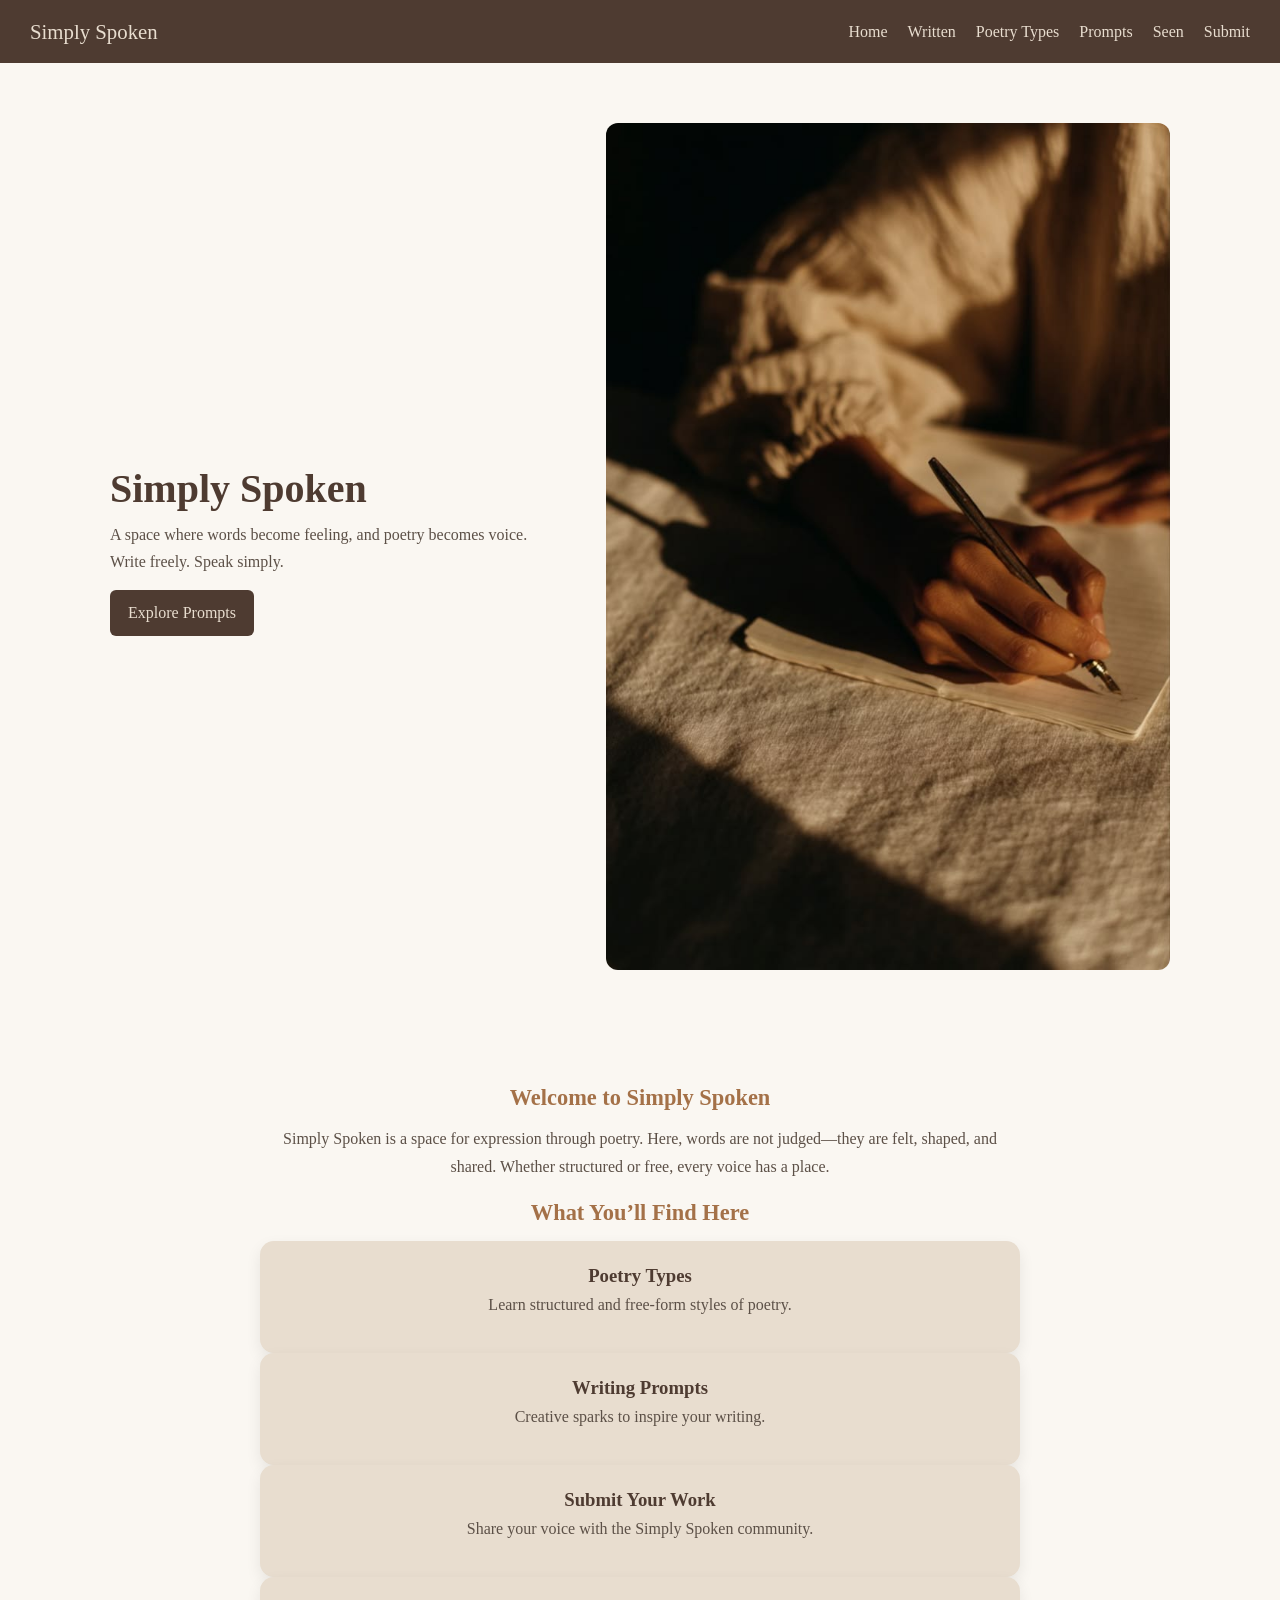
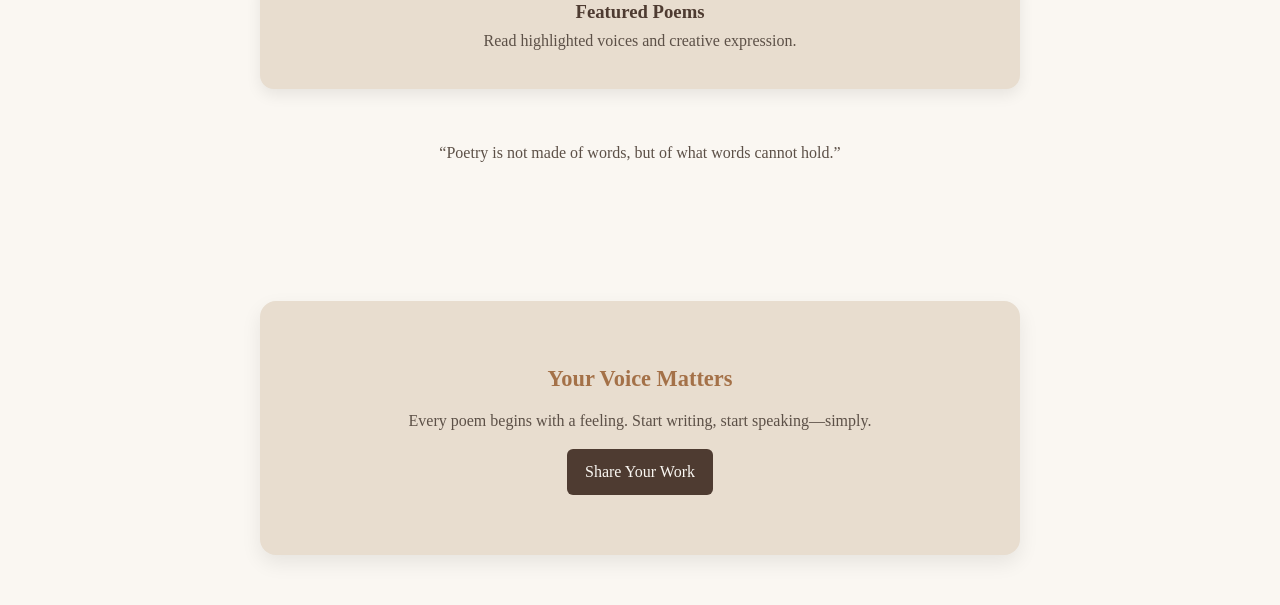
<file: index.html>
<!DOCTYPE html>
<html lang="en">
<head>
  <meta charset="UTF-8">
  <title>Simply Spoken</title>
  <link rel="stylesheet" href="style.css">
</head>

<body>

  <!-- NAVIGATION -->
  <nav class="navbar">
    <div class="logo">Simply Spoken</div>

    <ul class="nav-links">
      <li><a href="index.html">Home</a></li>
      <li><a href="written.html">Written</a></li>
      <li><a href="poetry.html">Poetry Types</a></li>
      <li><a href="prompts.html">Prompts</a></li>
      <li><a href="seen.html">Seen</a></li>
      <li><a href="forms.html">Submit</a></li>
    </ul>
  </nav>

  <!-- HERO SECTION -->
  <section class="hero">

    <div class="hero-text">
      <h1>Simply Spoken</h1>
      <p>
        A space where words become feeling, and poetry becomes voice.
        Write freely. Speak simply.
      </p>

      <a href="prompts.html" class="hero-btn">Explore Prompts</a>
    </div>

    <div class="hero-image">
      <img src="images/home.jpg" alt="Poetry aesthetic image">
    </div>

  </section>
<section class="intro">
  <h2>Welcome to Simply Spoken</h2>

  <p>
    Simply Spoken is a space for expression through poetry.
    Here, words are not judged—they are felt, shaped, and shared.
    Whether structured or free, every voice has a place.
  </p>
  <!-- FEATURE SECTION -->
  <section class="feature-section">

    <h2>What You’ll Find Here</h2>

    <div class="feature-grid">

      <div class="feature-card">
        <h3>Poetry Types</h3>
        <p>Learn structured and free-form styles of poetry.</p>
      </div>

      <div class="feature-card">
        <h3>Writing Prompts</h3>
        <p>Creative sparks to inspire your writing.</p>
      </div>

      <div class="feature-card">
        <h3>Submit Your Work</h3>
        <p>Share your voice with the Simply Spoken community.</p>
      </div>

      <div class="feature-card">
        <h3>Featured Poems</h3>
        <p>Read highlighted voices and creative expression.</p>
      </div>

    </div>

  </section>

  <!-- QUOTE SECTION -->
  <section class="quote">
    <p>
      “Poetry is not made of words, but of what words cannot hold.”
    </p>
  </section>
<section class="outro">
  <h2>Your Voice Matters</h2>

  <p>
    Every poem begins with a feeling.  
    Start writing, start speaking—simply.
  </p>

  <a href="forms.html" class="cta-btn">Share Your Work</a>
</section>
</body>
</html>
</file>
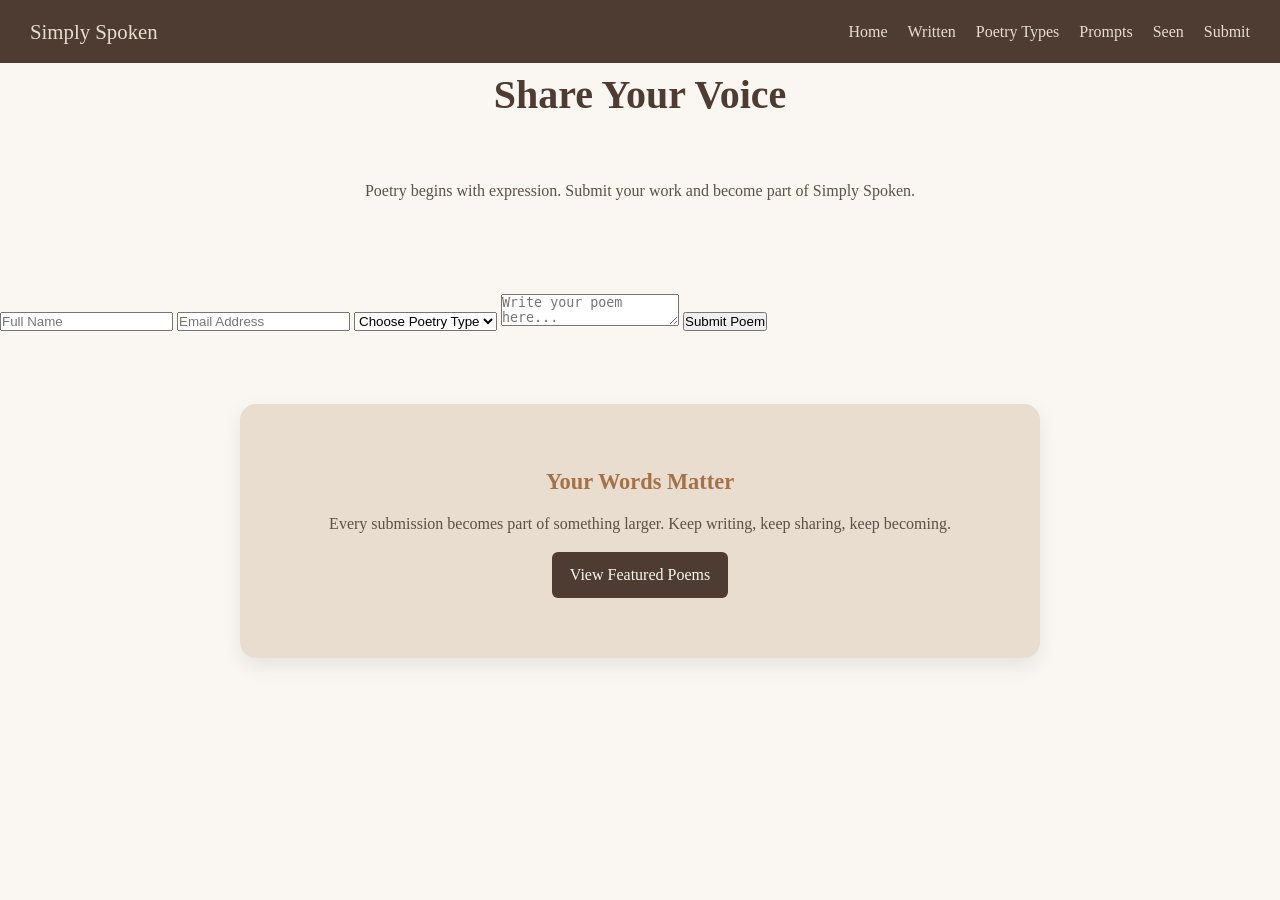
<file: forms.html>
<!DOCTYPE html>
<html lang="en">
<head>
  <meta charset="UTF-8">
  <title>Simply Spoken - Submit Form</title>
  <link rel="stylesheet" href="style.css">
</head>

<body>

  <!-- NAVIGATION (FIXED POSITION) -->
  <nav class="navbar">
    <div class="logo">Simply Spoken</div>

    <ul class="nav-links">
      <li><a href="index.html">Home</a></li>
      <li><a href="written.html">Written</a></li>
      <li><a href="poetry.html">Poetry Types</a></li>
      <li><a href="prompts.html">Prompts</a></li>
      <li><a href="seen.html">Seen</a></li>
      <li><a href="forms.html">Submit</a></li>
    </ul>
  </nav>

  <!-- MAIN PAGE WRAPPER -->
  <main class="form-page">

    <!-- INTRO -->
    <header class="page-header">
      <h1>Share Your Voice</h1>
      <p class="intro">
        Poetry begins with expression.  
        Submit your work and become part of Simply Spoken.
      </p>
    </header>

    <!-- FORM -->
    <form class="poetry-form">

      <input type="text" placeholder="Full Name" required>

      <input type="email" placeholder="Email Address" required>

      <select required>
        <option value="">Choose Poetry Type</option>
        <option>Haiku</option>
        <option>Sonnet</option>
        <option>Free Verse</option>
        <option>Limerick</option> 
        <option>Others</option>
      </select>

      <textarea placeholder="Write your poem here..." required></textarea>

      <button type="submit">Submit Poem</button>

    </form>

    <!-- OUTRO (EVERY PAGE STYLE) -->
    <section class="outro">

      <h2>Your Words Matter</h2>

      <p>
        Every submission becomes part of something larger.  
        Keep writing, keep sharing, keep becoming.
      </p>

      <a href="seen.html" class="cta-btn">View Featured Poems</a>

    </section>

  </main>

</body>
</html>
</file>
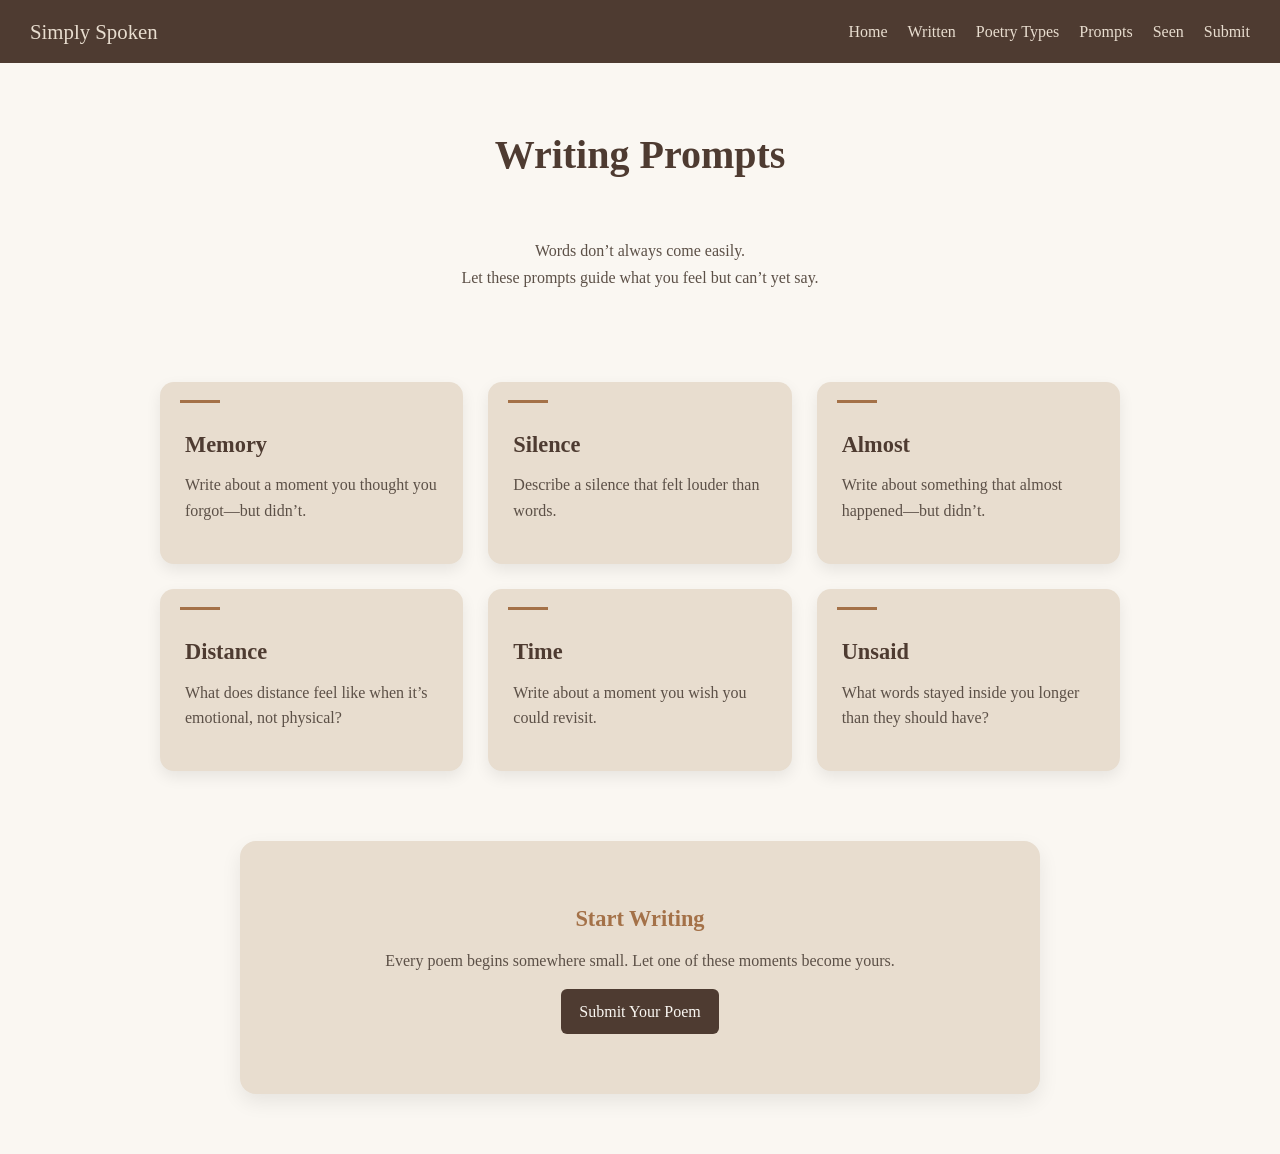
<file: prompts.html>
<!DOCTYPE html>
<html lang="en">
<head>
  <meta charset="UTF-8">
  <meta name="viewport" content="width=device-width, initial-scale=1.0">
  <title>Simply Spoken - Prompts</title>

  <link href="https://fonts.googleapis.com/css2?family=Playfair+Display&display=swap" rel="stylesheet">
  <link rel="stylesheet" href="style.css">
</head>

<body>

  <!-- NAV -->
  <nav class="navbar">
    <div class="logo">Simply Spoken</div>

    <ul class="nav-links">
      <li><a href="index.html">Home</a></li>
      <li><a href="written.html">Written</a></li>
      <li><a href="poetry.html">Poetry Types</a></li>
      <li><a href="prompts.html">Prompts</a></li>
            <li><a href="seen.html">Seen</a></li>
            <li><a href="forms.html">Submit</a></li>
    </ul>
  </nav>

  <!-- PAGE WRAPPER -->
  <main class="prompts-page">

    <!-- HEADER -->
    <header class="page-header">
      <h1>Writing Prompts</h1>

      <p class="intro">
        Words don’t always come easily.<br>
        Let these prompts guide what you feel but can’t yet say.
      </p>
    </header>

    <!-- PROMPT GRID -->
    <section class="prompt-grid">

      <div class="prompt-card">
        <h2>Memory</h2>
        <p>Write about a moment you thought you forgot—but didn’t.</p>
      </div>

      <div class="prompt-card">
        <h2>Silence</h2>
        <p>Describe a silence that felt louder than words.</p>
      </div>

      <div class="prompt-card">
        <h2>Almost</h2>
        <p>Write about something that almost happened—but didn’t.</p>
      </div>

      <div class="prompt-card">
        <h2>Distance</h2>
        <p>What does distance feel like when it’s emotional, not physical?</p>
      </div>

      <div class="prompt-card">
        <h2>Time</h2>
        <p>Write about a moment you wish you could revisit.</p>
      </div>

      <div class="prompt-card">
        <h2>Unsaid</h2>
        <p>What words stayed inside you longer than they should have?</p>
      </div>

    </section>

    <!-- OUTRO -->
    <section class="outro">

      <h2>Start Writing</h2>

      <p>
        Every poem begins somewhere small.
        Let one of these moments become yours.
      </p>

      <a href="forms.html" class="cta-btn">Submit Your Poem</a>

    </section>

  </main>

</body>
</html>
</file>
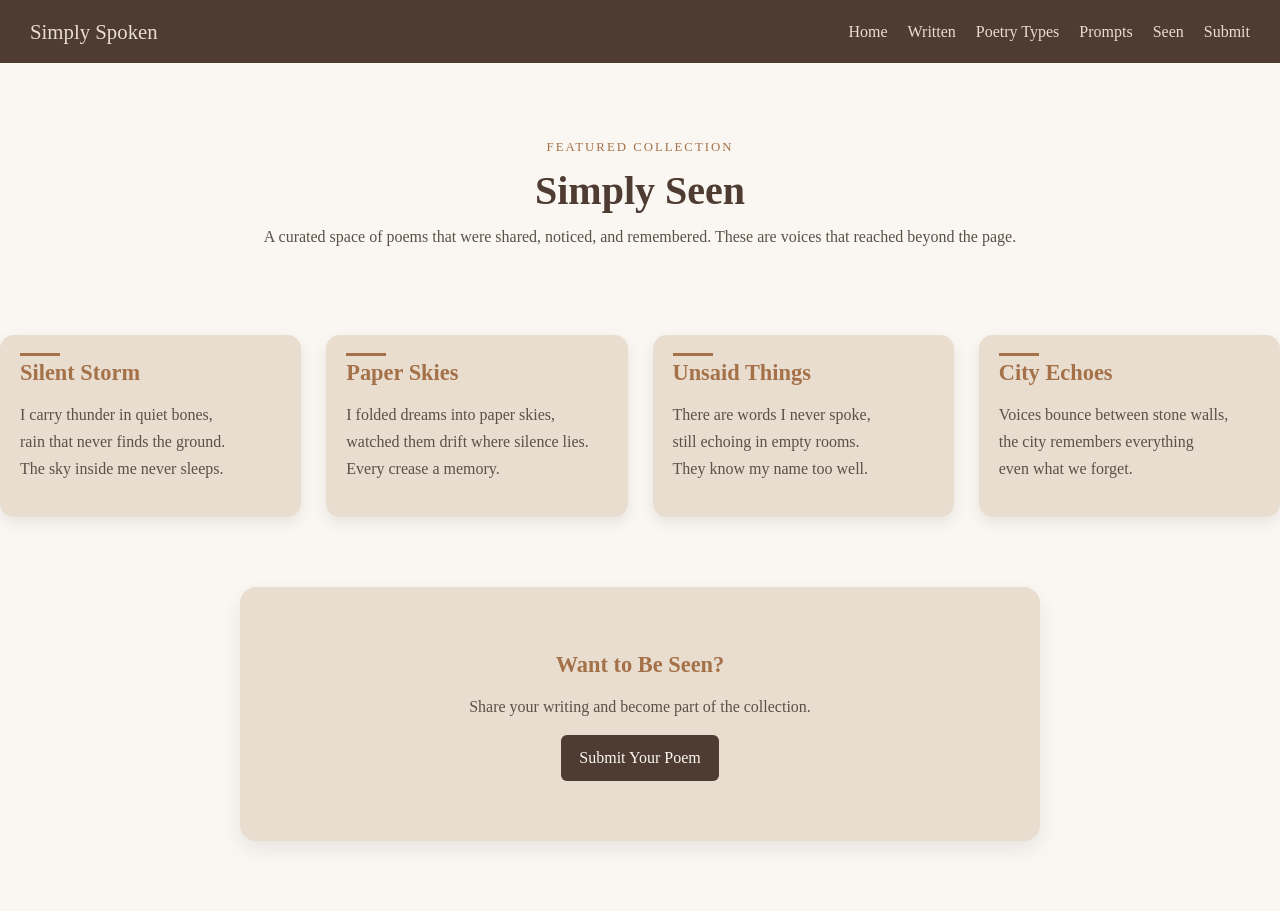
<file: seen.html>
<!DOCTYPE html>
<html lang="en">
<head>
  <meta charset="UTF-8">
  <meta name="viewport" content="width=device-width, initial-scale=1.0">
  <title>Simply Spoken - Seen</title>

  <!-- Font -->
  <link href="https://fonts.googleapis.com/css2?family=Playfair+Display&display=swap" rel="stylesheet">

  <!-- CSS -->
  <link rel="stylesheet" href="style.css">
</head>

<body>

  <!-- NAV -->
  <nav class="navbar">
    <div class="logo">Simply Spoken</div>

    <ul class="nav-links">
      <li><a href="index.html">Home</a></li>
      <li><a href="written.html">Written</a></li>
      <li><a href="poetry.html">Poetry Types</a></li>
      <li><a href="prompts.html">Prompts</a></li>
            <li><a href="seen.html">Seen</a></li>

            <li><a href="forms.html">Submit</a></li>
    </ul>
  </nav>

  <!-- INTRO -->
  <header class="seen-hero">
    <span class="tag">Featured Collection</span>

    <h1>Simply Seen</h1>

    <p>
      A curated space of poems that were shared, noticed, and remembered.
      These are voices that reached beyond the page.
    </p>
  </header>

  <!-- GALLERY -->
  <main class="seen-grid">

    <article class="seen-card">
      <h2>Silent Storm</h2>
      <p>
        I carry thunder in quiet bones,<br>
        rain that never finds the ground.<br>
        The sky inside me never sleeps.
      </p>
    </article>

    <article class="seen-card">
      <h2>Paper Skies</h2>
      <p>
        I folded dreams into paper skies,<br>
        watched them drift where silence lies.<br>
        Every crease a memory.
      </p>
    </article>

    <article class="seen-card">
      <h2>Unsaid Things</h2>
      <p>
        There are words I never spoke,<br>
        still echoing in empty rooms.<br>
        They know my name too well.
      </p>
    </article>

    <article class="seen-card">
      <h2>City Echoes</h2>
      <p>
        Voices bounce between stone walls,<br>
        the city remembers everything<br>
        even what we forget.
      </p>
    </article>

  </main>

  <!-- OUTRO -->
  <section class="seen-outro">
    <h2>Want to Be Seen?</h2>

    <p>
      Share your writing and become part of the collection.
    </p>

    <a href="forms.html" class="cta-btn">Submit Your Poem</a>
  </section>

</body>
</html>
</file>
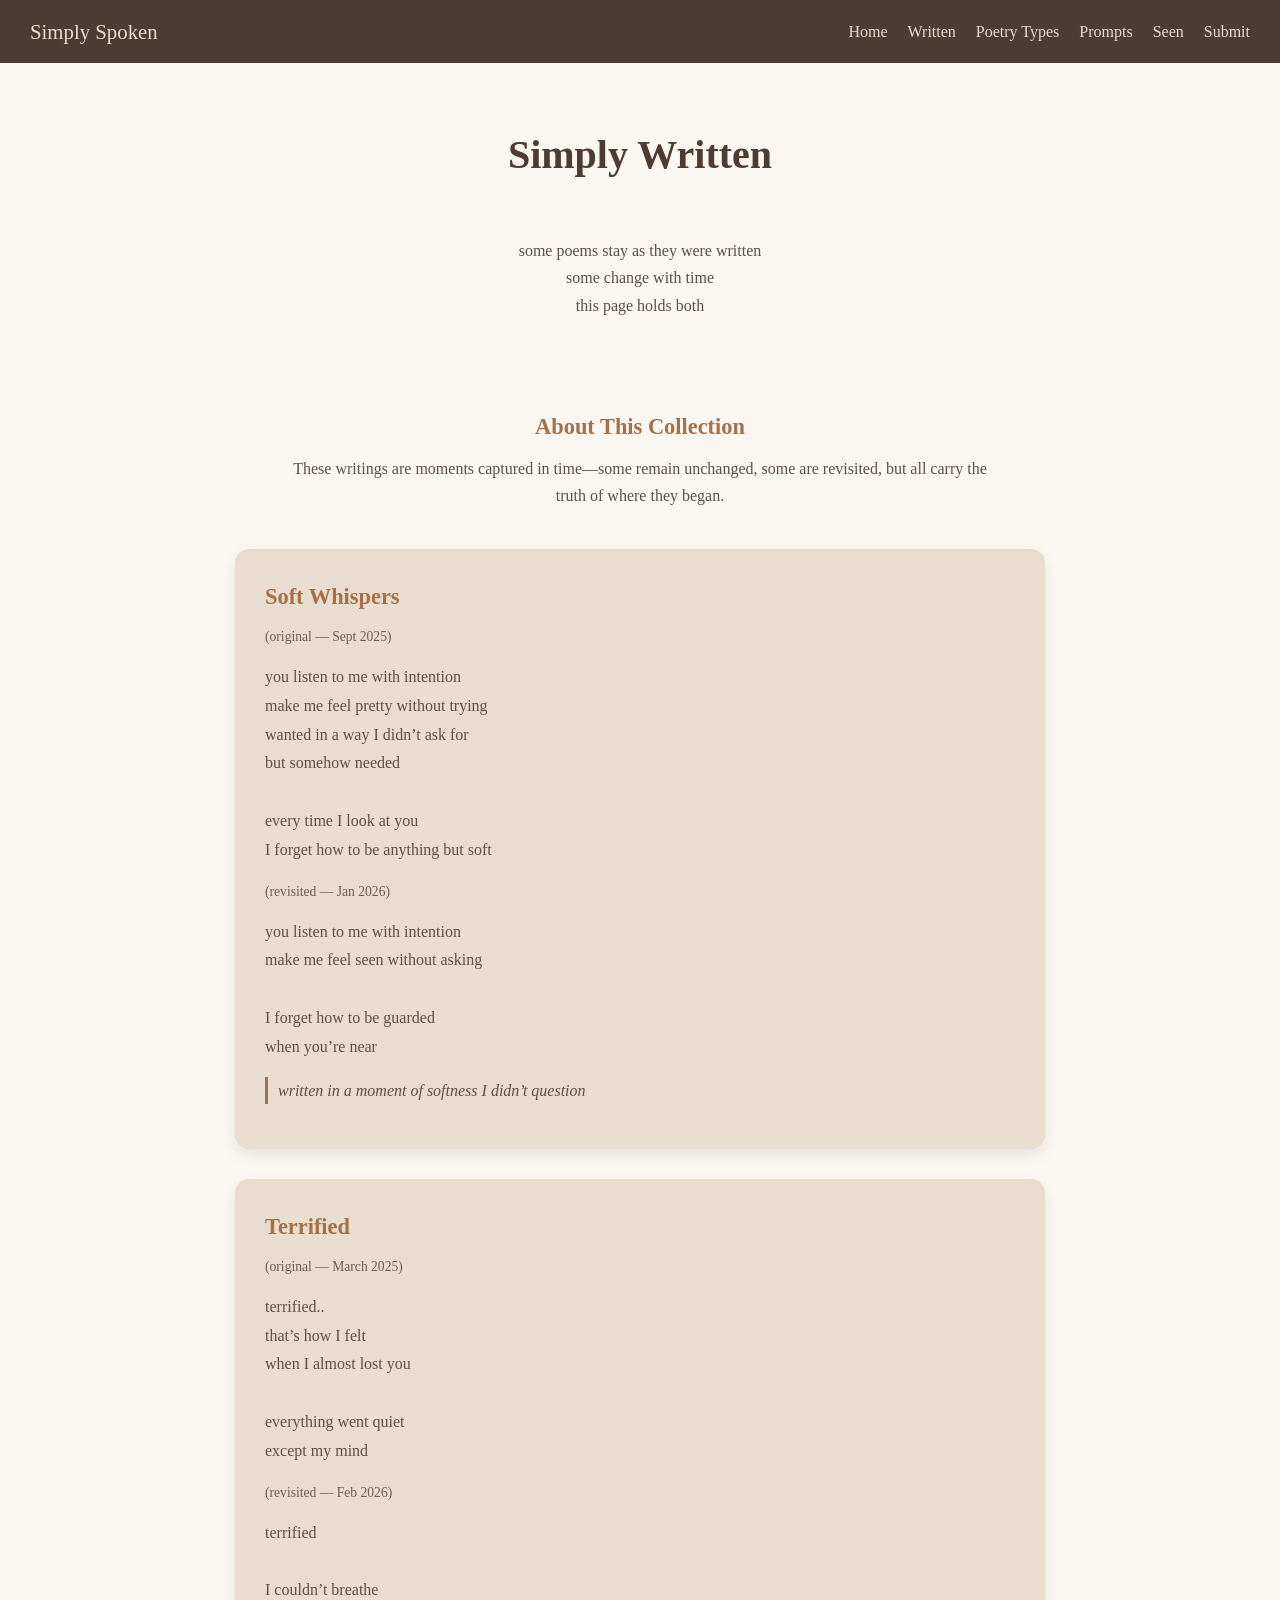
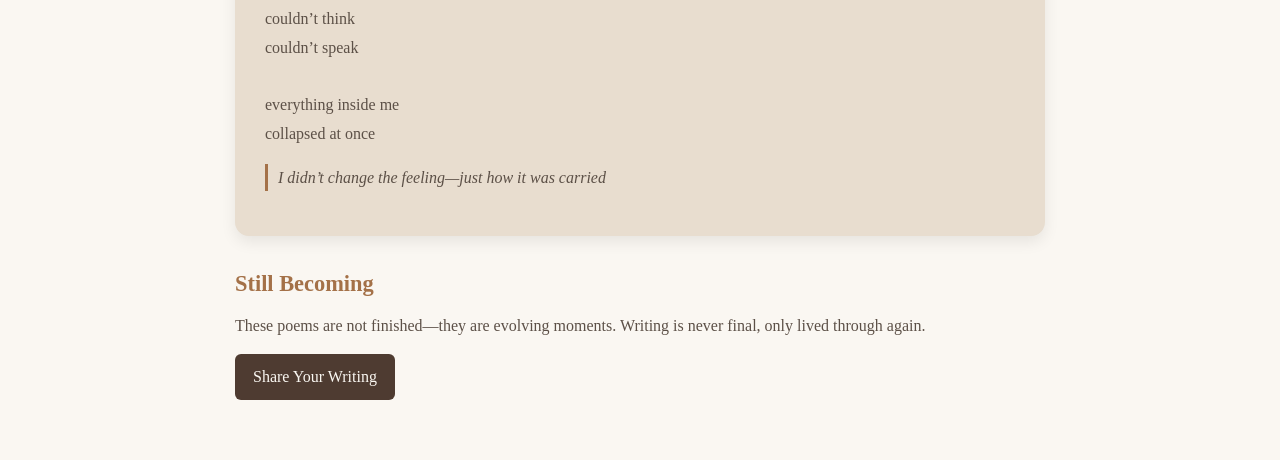
<file: written.html>
<!DOCTYPE html>
<html lang="en">
<head>
  <meta charset="UTF-8">
  <meta name="viewport" content="width=device-width, initial-scale=1.0">
  <title>Simply Spoken - Written</title>

  <link href="https://fonts.googleapis.com/css2?family=Playfair+Display&display=swap" rel="stylesheet">
  <link rel="stylesheet" href="style.css">
</head>

<body>

  <!-- NAV -->
  <nav class="navbar">
    <div class="logo">Simply Spoken</div>

    <ul class="nav-links">
      <li><a href="index.html">Home</a></li>
      <li><a href="written.html">Written</a></li>
      <li><a href="poetry.html">Poetry Types</a></li>
      <li><a href="prompts.html">Prompts</a></li>
        <li><a href="seen.html">Seen</a></li>
        <li><a href="forms.html">Submit</a></li>
    </ul>
  </nav>

  <!-- PAGE WRAPPER -->
  <main class="written-page">

    <!-- HEADER -->
    <header class="page-header">
      <h1>Simply Written</h1>

      <p class="intro">
        some poems stay as they were written<br>
        some change with time<br>
        this page holds both
      </p>
    </header>

    <!-- INTRO SECTION -->
    <section class="written-intro">
      <h2>About This Collection</h2>

      <p>
        These writings are moments captured in time—some remain unchanged,
        some are revisited, but all carry the truth of where they began.
      </p>
    </section>

    <!-- POEM 1 -->
    <section class="poem-block">
      <h2>Soft Whispers</h2>

      <p class="date">(original — Sept 2025)</p>

      <p class="poem">
        you listen to me with intention<br>
        make me feel pretty without trying<br>
        wanted in a way I didn’t ask for<br>
        but somehow needed<br><br>

        every time I look at you<br>
        I forget how to be anything but soft
      </p>

      <p class="date">(revisited — Jan 2026)</p>

      <p class="poem">
        you listen to me with intention<br>
        make me feel seen without asking<br><br>

        I forget how to be guarded<br>
        when you’re near
      </p>

      <p class="note">written in a moment of softness I didn’t question</p>
    </section>

    <!-- POEM 2 -->
    <section class="poem-block">
      <h2>Terrified</h2>

      <p class="date">(original — March 2025)</p>

      <p class="poem">
        terrified..<br>
        that’s how I felt<br>
        when I almost lost you<br><br>

        everything went quiet<br>
        except my mind
      </p>

      <p class="date">(revisited — Feb 2026)</p>

      <p class="poem">
        terrified<br><br>

        I couldn’t breathe<br>
        couldn’t think<br>
        couldn’t speak<br><br>

        everything inside me<br>
        collapsed at once
      </p>

      <p class="note">I didn’t change the feeling—just how it was carried</p>
    </section>

    <!-- OUTRO -->
    <section class="written-outro">

      <h2>Still Becoming</h2>

      <p>
        These poems are not finished—they are evolving moments.
        Writing is never final, only lived through again.
      </p>

      <a href="forms.html" class="cta-btn">Share Your Writing</a>

    </section>

  </main>

</body>
</html>
</file>
<file: style.css>
/* =========================
   GLOBAL RESET
========================= */
* {
  margin: 0;
  padding: 0;
  box-sizing: border-box;
}

/* =========================
   BODY + BASE
========================= */
body {
  font-family: Georgia, serif;
  background-color: #FAF7F2;
  color: #4E3B31;
  line-height: 1.6;
}

/* =========================
   NAVBAR
========================= */
.navbar {
  background: #4E3B31;
  padding: 15px 30px;
  display: flex;
  justify-content: space-between;
  align-items: center;
}

.logo {
  color: #E8DDCF;
  font-size: 1.3rem;
}

.nav-links {
  list-style: none;
  display: flex;
  gap: 20px;
}

.nav-links a {
  color: #E8DDCF;
  text-decoration: none;
  transition: 0.3s;
}

.nav-links a:hover {
  color: #A3B18A;
}

/* =========================
   TYPOGRAPHY
========================= */
h1 {
  font-size: 2.5rem;
  color: #4E3B31;
}

h2 {
  font-size: 1.4rem;
  color: #A47148;
  margin-bottom: 10px;
}

p {
  color: #5C5047;
  margin-bottom: 15px;
  line-height: 1.7;
}

/* =========================
   BASE IMAGE STYLE
========================= */
img {
  max-width: 100%;
  height: auto;
  border-radius: 12px;
  display: block;
}

/* =========================
   GRID SYSTEM
========================= */
.grid,
.seen-grid {
  display: grid;
  grid-template-columns: repeat(auto-fit, minmax(240px, 1fr));
  gap: 25px;
  margin-top: 30px;
}

/* =========================
   CARDS (GLOBAL)
========================= */
.card,
.seen-card,
.feature-card {
  background: #E8DDCF;
  padding: 20px;
  border-radius: 14px;
  box-shadow: 0 6px 15px rgba(0,0,0,0.08);
  transition: 0.3s ease;
}

.card:hover,
.seen-card:hover,
.feature-card:hover {
  transform: translateY(-6px);
}

/* =========================
   HERO (HOME)
========================= */
.hero {
  display: flex;
  justify-content: space-between;
  align-items: center;
  max-width: 1100px;
  margin: auto;
  padding: 60px 20px;
  gap: 40px;
}

.hero-btn {
  display: inline-block;
  padding: 10px 18px;
  background: #4E3B31;
  color: #E8DDCF;
  border-radius: 6px;
  text-decoration: none;
}

.hero-btn:hover {
  background: #A47148;
}

/* =========================
   GLOBAL INTRO / OUTRO
========================= */
.page-intro,
.quote,
.intro {
  text-align: center;
  max-width: 800px;
  margin: auto;
  padding: 50px 20px;
}

.outro {
  text-align: center;
  margin: 70px auto 0;
  padding: 60px 25px;

  background: #E8DDCF;
  border-radius: 16px;
  max-width: 800px;

  box-shadow: 0 8px 20px rgba(0,0,0,0.08);
}

.cta-btn {
  display: inline-block;
  padding: 10px 18px;
  background: #4E3B31;
  color: #FAF7F2;
  border-radius: 6px;
  text-decoration: none;
}

.cta-btn:hover {
  background: #A47148;
}

/* =========================
   WRITTEN PAGE
========================= */
.written-page {
  max-width: 850px;
  margin: auto;
  padding: 60px 20px;
}

.page-header {
  text-align: center;
  margin-bottom: 40px;
}

.written-intro {
  text-align: center;
  max-width: 700px;
  margin: 40px auto;
}

.poem-block {
  background: #E8DDCF;
  padding: 30px;
  border-radius: 14px;
  margin-bottom: 30px;
  box-shadow: 0 6px 15px rgba(0,0,0,0.08);
}

.poem {
  line-height: 1.8;
}

.date {
  font-size: 0.85rem;
  color: #6b5d54;
}

.note {
  font-style: italic;
  border-left: 3px solid #A47148;
  padding-left: 10px;
}

/* =========================
   SEEN PAGE
========================= */
.seen-hero {
  text-align: center;
  padding: 70px 20px 40px;
}

.tag {
  font-size: 0.8rem;
  letter-spacing: 2px;
  color: #A47148;
  text-transform: uppercase;
}

.seen-card {
  position: relative;
}

.seen-card::before {
  content: "";
  position: absolute;
  top: 18px;
  left: 20px;
  width: 40px;
  height: 3px;
  background: #A47148;
}

.seen-outro {
  text-align: center;
  margin: 70px auto;
  padding: 60px 25px;

  background: #E8DDCF;
  border-radius: 16px;
  max-width: 800px;

  box-shadow: 0 8px 20px rgba(0,0,0,0.08);
}

/* =========================
   PROMPTS PAGE
========================= */
.prompts-page {
  max-width: 1000px;
  margin: auto;
  padding: 60px 20px;
  text-align: center;
}

.prompt-grid {
  display: grid;
  grid-template-columns: repeat(auto-fit, minmax(240px, 1fr));
  gap: 25px;
  margin-top: 40px;
}

.prompt-card {
  background: #E8DDCF;
  padding: 25px;
  border-radius: 14px;
  box-shadow: 0 6px 15px rgba(0,0,0,0.08);
  transition: 0.3s ease;
  text-align: left;
  position: relative;
}

.prompt-card:hover {
  transform: translateY(-6px);
}

.prompt-card::before {
  content: "";
  position: absolute;
  top: 18px;
  left: 20px;
  width: 40px;
  height: 3px;
  background: #A47148;
}

.prompt-card h2 {
  margin-top: 20px;
  color: #4E3B31;
}

.prompt-card p {
  color: #5C5047;
  line-height: 1.6;
  margin-top: 10px;
}

/* =========================
   POETRY TYPES PAGE
========================= */
.poetry-list {
  max-width: 1000px;
  margin: auto;
  padding: 20px;
  display: flex;
  flex-direction: column;
  gap: 40px;
}

.poetry-row {
  display: flex;
  align-items: center;
  gap: 25px;

  background: #E8DDCF;
  padding: 20px;
  border-radius: 14px;

  box-shadow: 0 6px 15px rgba(0,0,0,0.08);
}

.poetry-row img {
  width: 220px;
  height: 160px;
  object-fit: cover;
  border-radius: 12px;
}

.poetry-text {
  flex: 1;
}

.poetry-text h2 {
  font-family: "Playfair Display", serif;
}

/* =========================
   MOBILE
========================= */
@media (max-width: 700px) {
  .poetry-row {
    flex-direction: column;
    text-align: center;
  }

  .poetry-row img {
    width: 100%;
    height: 180px;
  }
}
</file>
